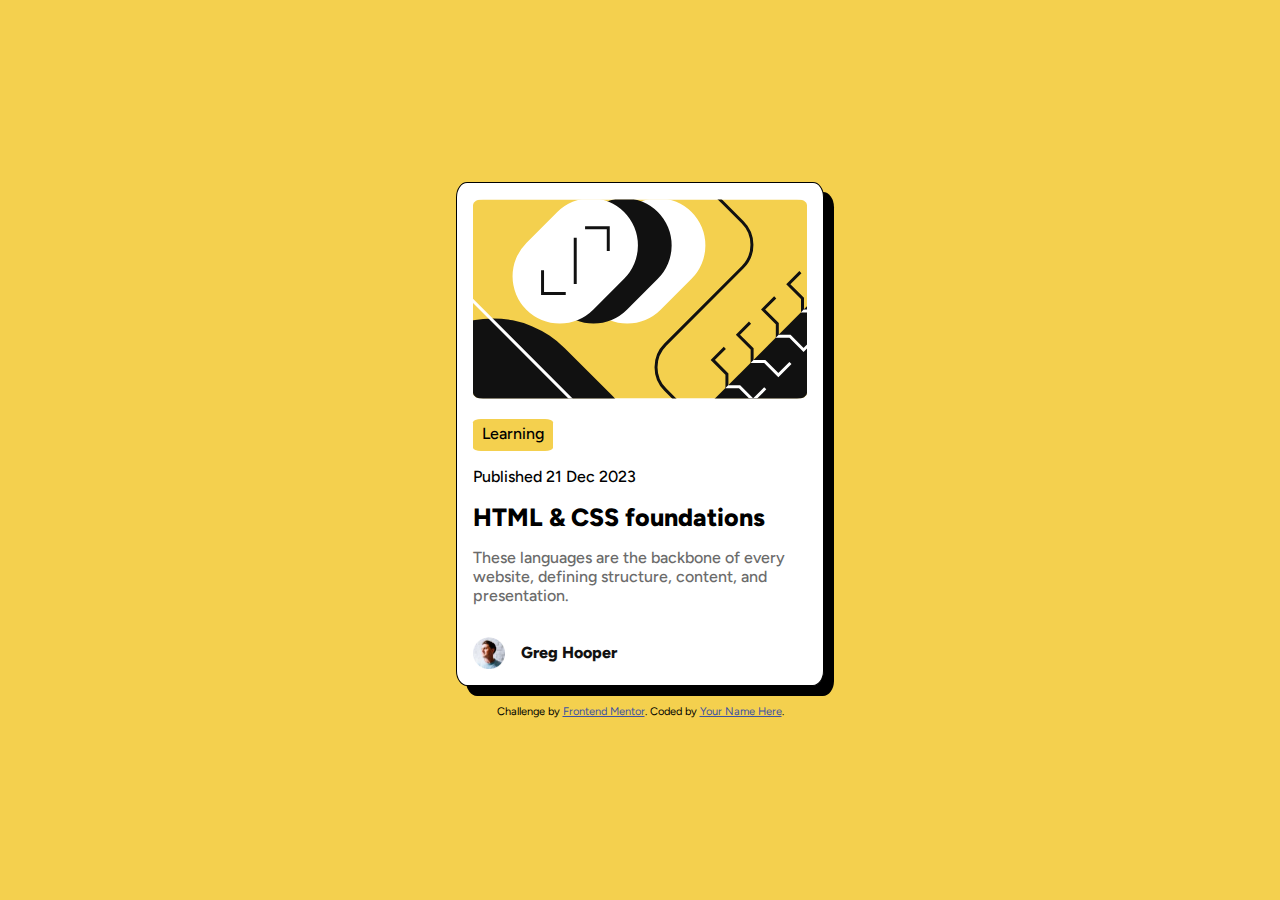
<file: index.html>
<!DOCTYPE html>
<html lang="en">
  <head>
    <meta charset="UTF-8">
    <meta name="viewport" content="width=device-width, initial-scale=1.0"> <!-- displays site properly based on user's device -->

    <link rel="icon" type="image/png" sizes="32x32" href="./assets/images/favicon-32x32.png">
    <link rel="stylesheet" href="style.css">
    <link rel="preconnect" href="https://fonts.googleapis.com">
    <link rel="preconnect" href="https://fonts.gstatic.com" crossorigin>
    <link href="https://fonts.googleapis.com/css2?family=Figtree:ital,wght@0,300..900;1,300..900&display=swap" rel="stylesheet">
      
    <title>Frontend Mentor | Blog preview card</title>

    <!-- Feel free to remove these styles or customise in your own stylesheet 👍 -->
    <style>
      .attribution { font-size: 11px; text-align: center; }
      .attribution a { color: hsl(228, 45%, 44%); }
    </style>
  </head>


  <body>

    <main class="hero">
      <section id="hero-container">
        <section class="content">
        
          <img src="assets/images/illustration-article.svg" alt="Stylish image"> 
          
          <header>
            Learning
          </header>

          <article class="publish">
            Published 21 Dec 2023
          </article>

          <h1>
            HTML & CSS foundations
          </h1>

          <p>
            These languages are the backbone of every website, defining structure, content, and presentation.
          </p>

          <article class="name">
            <img src="assets/images/image-avatar.webp" alt="Picture of Greg Hooper">
            Greg Hooper
          </article>

        </section>

    </section>
    <br>
    <div class="attribution">
      Challenge by <a href="https://www.frontendmentor.io?ref=challenge" target="_blank">Frontend Mentor</a>. 
      Coded by <a href="#">Your Name Here</a>.
    </div>
    </main>  

  </body>
</html>
</file>
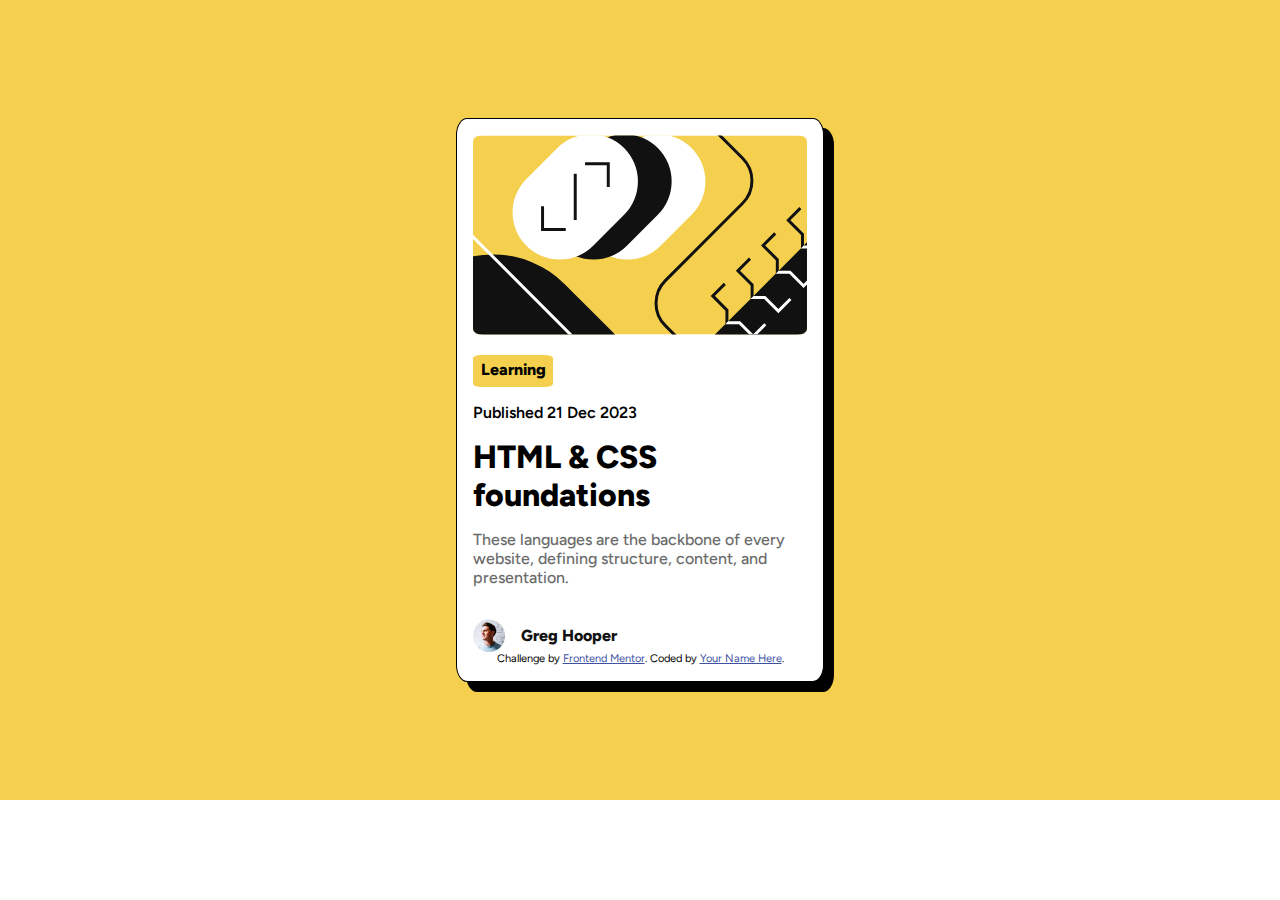
<file: blog-preview-card-main/index.html>
<!DOCTYPE html>
<html lang="en">
  <head>
    <meta charset="UTF-8">
    <meta name="viewport" content="width=device-width, initial-scale=1.0"> <!-- displays site properly based on user's device -->

    <link rel="icon" type="image/png" sizes="32x32" href="./assets/images/favicon-32x32.png">
    <link rel="stylesheet" href="style.css">
    <link rel="preconnect" href="https://fonts.googleapis.com">
    <link rel="preconnect" href="https://fonts.gstatic.com" crossorigin>
    <link href="https://fonts.googleapis.com/css2?family=Figtree:ital,wght@0,300..900;1,300..900&display=swap" rel="stylesheet">
      
    <title>Frontend Mentor | Blog preview card</title>

    <!-- Feel free to remove these styles or customise in your own stylesheet 👍 -->
    <style>
      .attribution { font-size: 11px; text-align: center; }
      .attribution a { color: hsl(228, 45%, 44%); }
    </style>
  </head>


  <body>

    <main class="hero">
      <section id="hero-container">
        <section class="content">
        
          <img src="../blog-preview-card-main/assets/images/illustration-article.svg" alt="Stylish image"> 
          
          <header>
            Learning
          </header>

          <article class="publish">
            Published 21 Dec 2023
          </article>

          <h1>
            HTML & CSS foundations
          </h1>

          <p>
            These languages are the backbone of every website, defining structure, content, and presentation.
          </p>

          <article class="name">
            <img src="../blog-preview-card-main/assets/images/image-avatar.webp" alt="Picture of Greg Hooper">
            Greg Hooper
          </article>

        </section>

        
        <div class="attribution">
          Challenge by <a href="https://www.frontendmentor.io?ref=challenge" target="_blank">Frontend Mentor</a>. 
          Coded by <a href="#">Your Name Here</a>.
        </div>

    </section>
    
    </main>  

  </body>
</html>
</file>
<file: style.css>
* {
    box-sizing: border-box;
    margin: 0;
    padding: 0;
    font-family: Figtree;
}

.hero {
    
    justify-content: center;
    align-content: center;
    height: 100vh;
    background-color: hsl(47, 88%, 63%);
}

#hero-container {
    display: flex;
    flex-direction: column;
    width: 23rem;
    border: 1px solid black;
    border-radius: 3%;
    box-shadow: 10px 10px black;
    background-color: white;
    margin: auto;
    justify-content: center;
    padding: 1rem;
}

@media only screen and (max-width: 320px) {

}

.content {
    background-color: none;
}

.class, header, .publish, h1, p{
    margin-bottom: 1rem;
}

img {
    width: 100%;
    border-radius: 3%;
    margin-bottom: 1rem;
}

header {
    background-color:hsl(47, 88%, 63%);
    font-size: 16px;
    font-weight: 500;
    border-radius: 10%;
    width: 5rem;
    height: 2rem;
    text-align: center;
    padding: 5px;
}

.publish {
    font-size: 16px;
    font-weight: 500;

}

h1 {
    font-weight: 800;
    cursor: pointer;
    font-size: 25px;
}

h1:hover{
    color:hsl(47, 88%, 63%)
}

p {
    font-size: 16px;
    font-weight: 500;
    color: hsl(0, 0%, 42%);
}

.name {
    display: flex;
    align-items: center;
    font-size: 16px;
    font-weight: 800;
    color: hsl(0, 0%, 7%);
    margin-bottom: -1rem;
}

.name img {
    width: 2rem;
    margin-top: 1rem;
    margin-right: 1rem;
}
</file>
<file: blog-preview-card-main/style.css>
* {
    box-sizing: border-box;
    margin: 0;
    padding: 0;
    font-family: Figtree;
}

.hero {
    height: 50rem;
    background-color: hsl(47, 88%, 63%);
    justify-content: center;
    align-content: center;
}

#hero-container {
    display: flex;
    flex-direction: column;
    width: 23rem;
    border: 1px solid black;
    border-radius: 3%;
    box-shadow: 10px 10px black;
    background-color: white;
    margin: auto;
    justify-content: center;
    padding: 1rem;
}

.content {
    background-color: none;
}

.class, header, .publish, h1, p{
    margin-bottom: 1rem;
}

img {
    width: 100%;
    border-radius: 3%;
    margin-bottom: 1rem;
}

header {
    background-color:hsl(47, 88%, 63%);
    font-size: 16px;
    font-weight: 800;
    border-radius: 10%;
    width: 5rem;
    height: 2rem;
    text-align: center;
    padding: 5px;
}

.publish {
    font-size: 16px;
    font-weight: 600;

}

h1 {
    font-weight: 800;
}

p {
    font-size: 16px;
    font-weight: 500;
    color: hsl(0, 0%, 42%);
}

.name {
    display: flex;
    align-items: center;
    font-size: 16px;
    font-weight: 800;
    color: hsl(0, 0%, 7%);
    margin-bottom: -1rem;
}

.name img {
    width: 2rem;
    margin-top: 1rem;
    margin-right: 1rem;
}
</file>
